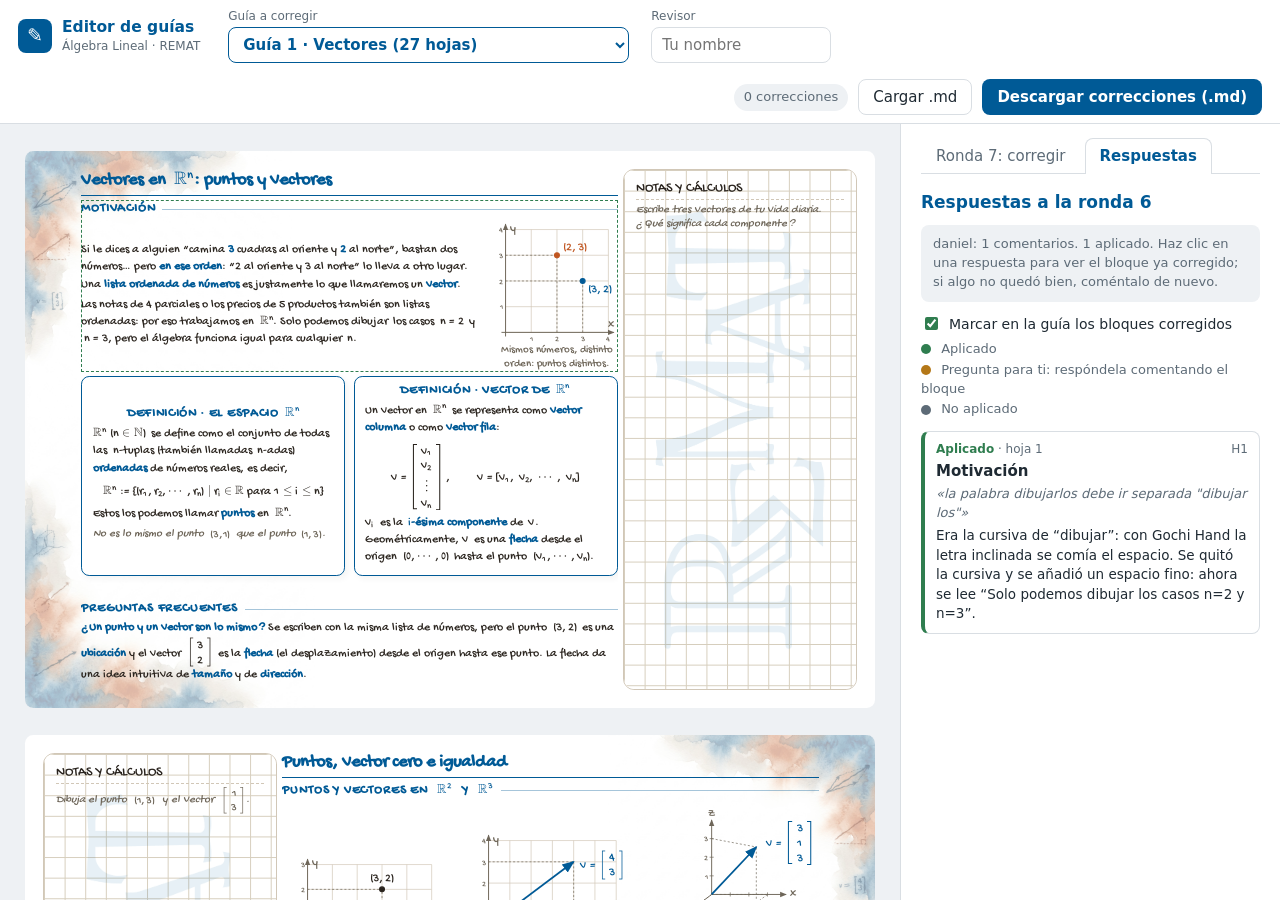
<file: index.html>
<!doctype html>
<html lang="es">
<head>
<meta charset="utf-8">
<meta name="viewport" content="width=device-width, initial-scale=1">
<title>Editor de guías · Revisión</title>
<meta name="description" content="Revisión de las guías de Álgebra Lineal (REMAT): marca un bloque, escribe la corrección y descarga el archivo .md.">
<link rel="icon" href="data:image/svg+xml,%3Csvg xmlns='http://www.w3.org/2000/svg' viewBox='0 0 32 32'%3E%3Crect width='32' height='32' rx='7' fill='%23005a96'/%3E%3Cpath d='M9 22l9-13 3 2-9 13-4 1z' fill='%23fff'/%3E%3C/svg%3E">
<link rel="stylesheet" href="estilos.css">
</head>
<body>
<header class="barra">
  <div class="marca">
    <span class="logo" aria-hidden="true">✎</span>
    <div><strong>Editor de guías</strong><small>Álgebra Lineal · REMAT</small></div>
  </div>

  <label class="campo campo-guia">
    <span>Guía a corregir</span>
    <select id="guia" aria-label="Guía a corregir" disabled><option>Cargando…</option></select>
  </label>

  <label class="campo">
    <span>Revisor</span>
    <input id="revisor" type="text" placeholder="Tu nombre" autocomplete="name" maxlength="80">
  </label>

  <div class="acciones">
    <span id="contador" class="contador" aria-live="polite">0 correcciones</span>
    <button id="btn-cargar" type="button" class="sec" title="Retomar una revisión desde un .md descargado antes">Cargar .md</button>
    <input id="archivo" type="file" accept=".md,text/markdown,text/plain" hidden>
    <button id="btn-descargar" type="button" class="pri">Descargar correcciones (.md)</button>
  </div>
</header>

<main class="trabajo">
  <section class="visor" aria-label="Guía">
    <div id="cargando" class="cargando">Cargando la guía…</div>
    <iframe id="marco" title="Guía seleccionada"></iframe>
  </section>

  <aside id="panel" class="panel" aria-label="Correcciones">
    <!-- Estado 1: nada seleccionado -->
    <div id="vista-inicio">
      <div class="pestanas" role="tablist">
        <button type="button" id="tab-mias" role="tab" aria-selected="true">Tus correcciones</button>
        <button type="button" id="tab-resp" role="tab" aria-selected="false" hidden>Respuestas</button>
      </div>

      <div id="panel-resp" role="tabpanel" hidden>
        <h2 id="resp-titulo">Respuestas a tu ronda anterior</h2>
        <p id="resp-resumen" class="nota"></p>
        <label class="interruptor"><input type="checkbox" id="ver-corregido" checked> Marcar en la guía los bloques corregidos</label>
        <ul class="leyenda">
          <li><span class="punto aplicado"></span> Aplicado</li>
          <li><span class="punto consulta"></span> Pregunta para ti: respóndela comentando el bloque</li>
          <li><span class="punto no_aplicado"></span> No aplicado</li>
        </ul>
        <ul id="lista-resp" class="lista"></ul>
        <p id="archivo-ronda" class="nota" hidden>Tus correcciones de la ronda anterior quedaron archivadas en este navegador.
          <button type="button" id="btn-archivo" class="enlace">Descargarlas (.md)</button></p>
      </div>

      <div id="panel-mias" role="tabpanel">
      <h2>Cómo corregir</h2>
      <ol class="pasos">
        <li>Elige la guía en el menú <b>Guía a corregir</b>.</li>
        <li>Haz clic sobre el bloque que quieres corregir: una definición, un ejemplo, una figura, un ejercicio o el título de la hoja.</li>
        <li>Elige qué hacer con él, escribe y pulsa <b>Guardar</b>.</li>
        <li>Al terminar (o cuando quieras pausar), pulsa <b>Descargar correcciones (.md)</b> y envía el archivo.</li>
      </ol>
      <p class="nota">Lo que escribes se guarda en este navegador. Si cambias de equipo o borras los datos del navegador, usa <b>Cargar .md</b> con el último archivo descargado para retomar.</p>
      <h3 id="titulo-lista">Tus correcciones de esta ronda</h3>
      <p id="lista-vacia" class="vacio">Todavía no hay correcciones.</p>
      <ul id="lista" class="lista"></ul>
      </div>
    </div>

    <!-- Estado 2: un bloque seleccionado -->
    <form id="vista-edicion" hidden autocomplete="off">
      <div class="cab-bloque">
        <button type="button" id="btn-volver" class="enlace">← Todas las correcciones</button>
        <p id="b-hoja" class="b-hoja"></p>
        <h2 id="b-titulo"></h2>
        <p class="b-meta"><span id="b-tipo" class="chip"></span> <code id="b-id"></code></p>
        <button type="button" id="btn-padre" class="enlace" hidden>↑ Seleccionar el bloque que lo contiene</button>
      </div>

      <details class="actual">
        <summary>Texto actual del bloque (LaTeX)</summary>
        <pre id="b-texto"></pre>
      </details>

      <fieldset class="tipo-accion">
        <legend>¿Qué hacer con este bloque?</legend>
        <label><input type="radio" name="accion" value="comentar" checked> Comentar</label>
        <label><input type="radio" name="accion" value="proponer"> Proponer texto</label>
        <label><input type="radio" name="accion" value="eliminar"> Eliminar</label>
        <label><input type="radio" name="accion" value="mover"> Mover</label>
        <label><input type="radio" name="accion" value="aprobar"> Aprobado</label>
      </fieldset>

      <div id="grupo-mover" class="grupo" hidden>
        <label class="fila-campos">Moverlo
          <select id="mover-donde"><option value="antes">antes de</option><option value="despues">después de</option></select>
        </label>
        <input id="mover-ref" type="text" placeholder="¿De qué bloque u hoja? Ej.: «la definición de norma», hoja 12">
      </div>

      <div id="grupo-propuesto" class="grupo" hidden>
        <label for="propuesto">Texto propuesto <small>(fórmulas entre $…$)</small></label>
        <textarea id="propuesto" rows="9" spellcheck="true"></textarea>
        <button type="button" id="btn-copiar-actual" class="enlace">Empezar desde el texto actual</button>
      </div>

      <div class="grupo">
        <label for="comentario" id="lbl-comentario">Comentario</label>
        <textarea id="comentario" rows="5" spellcheck="true" placeholder="¿Qué está mal o qué falta? (opcional si es «Aprobado»)"></textarea>
      </div>

      <p id="aviso-form" class="aviso" role="alert" hidden></p>
      <div class="botones">
        <button type="submit" class="pri">Guardar</button>
        <button type="button" id="btn-cancelar" class="sec">Cancelar</button>
        <button type="button" id="btn-borrar" class="peligro" hidden>Quitar corrección</button>
      </div>
      <p class="atajo">Ctrl + Enter guarda · Esc cancela</p>
    </form>
  </aside>
</main>

<div id="toast" class="toast" role="status" aria-live="polite" hidden></div>
<script src="app.js"></script>
</body>
</html>
</file>
<file: estilos.css>
:root {
  --azul: #005a96;
  --azul-claro: #e6f0f7;
  --tinta: #1f2a33;
  --gris: #5d6b77;
  --linea: #d9dee3;
  --fondo: #eef1f4;
  --papel: #ffffff;
  --ocre: #b47818;
  --rojo: #a63a3a;
  --verde: #2f7d4f;
  --morado: #6b4fa0;
  --panel: 380px;
  --barra: 64px;
}
* { box-sizing: border-box; }
html, body { height: 100%; }
body {
  margin: 0; background: var(--fondo); color: var(--tinta);
  font: 15px/1.45 system-ui, -apple-system, "Segoe UI", Roboto, Ubuntu, sans-serif;
  display: flex; flex-direction: column; overflow: hidden;
}
button, input, select, textarea { font: inherit; color: inherit; }

/* ---------- barra superior ---------- */
.barra {
  min-height: var(--barra); flex: 0 0 auto; display: flex; align-items: center; gap: 16px 22px; flex-wrap: wrap;
  padding: 8px 18px; background: var(--papel); border-bottom: 1px solid var(--linea);
}
.marca { display: flex; align-items: center; gap: 10px; margin-right: 6px; }
.marca .logo {
  width: 34px; height: 34px; border-radius: 8px; background: var(--azul); color: #fff;
  display: grid; place-items: center; font-size: 19px;
}
.marca strong { display: block; font-size: 15.5px; color: var(--azul); }
.marca small { display: block; font-size: 12px; color: var(--gris); }
.campo { display: flex; flex-direction: column; gap: 2px; font-size: 12px; color: var(--gris); }
.campo select, .campo input {
  font-size: 15px; color: var(--tinta); height: 36px; padding: 0 10px;
  border: 1px solid var(--linea); border-radius: 8px; background: var(--papel);
}
.campo-guia select { min-width: 230px; font-weight: 600; color: var(--azul); border-color: var(--azul); }
.campo input { width: 180px; }
.campo select:focus, .campo input:focus, textarea:focus, input[type=text]:focus {
  outline: 2px solid var(--azul); outline-offset: 1px;
}
.acciones { margin-left: auto; display: flex; align-items: center; gap: 10px; flex-wrap: wrap; }
.contador { font-size: 13px; color: var(--gris); background: var(--fondo); padding: 4px 10px; border-radius: 99px; }
.contador.pendiente { color: #7a4b00; background: #fff1d6; }

button { cursor: pointer; border-radius: 8px; height: 36px; padding: 0 14px; border: 1px solid transparent; }
button.pri { background: var(--azul); color: #fff; font-weight: 600; }
button.pri:hover { background: #004a7c; }
button.sec { background: var(--papel); border-color: var(--linea); }
button.sec:hover { border-color: var(--gris); }
button.peligro { background: var(--papel); border-color: #e2b9b9; color: var(--rojo); }
button.enlace { height: auto; padding: 0; background: none; color: var(--azul); text-decoration: underline; text-underline-offset: 2px; }
button:focus-visible { outline: 2px solid var(--azul); outline-offset: 2px; }

/* ---------- área de trabajo ---------- */
.trabajo { flex: 1 1 auto; display: flex; min-height: 0; }
.visor { flex: 1 1 auto; position: relative; min-width: 0; }
.visor iframe { width: 100%; height: 100%; border: 0; display: block; background: var(--fondo); }
.cargando {
  position: absolute; inset: 0; display: grid; place-items: center; color: var(--gris); background: var(--fondo); z-index: 1;
}
.cargando[hidden] { display: none; }

.panel {
  flex: 0 0 var(--panel); width: var(--panel); overflow-y: auto; background: var(--papel);
  border-left: 1px solid var(--linea); padding: 18px 20px 28px;
}
.panel h2 { font-size: 17px; margin: 0 0 10px; color: var(--azul); }
.panel h3 { font-size: 14px; margin: 22px 0 8px; text-transform: uppercase; letter-spacing: .5px; color: var(--gris); }
.pasos { padding-left: 20px; margin: 0 0 12px; }
.pasos li { margin-bottom: 6px; }
.nota { font-size: 13px; color: var(--gris); background: var(--fondo); border-radius: 8px; padding: 10px 12px; margin: 0; }
.vacio { color: var(--gris); font-size: 14px; }

.lista { list-style: none; margin: 0; padding: 0; display: flex; flex-direction: column; gap: 8px; }
.lista li button {
  width: 100%; height: auto; text-align: left; padding: 9px 11px; background: var(--papel);
  border: 1px solid var(--linea); border-left: 4px solid var(--c, var(--azul)); border-radius: 8px;
}
.lista li button:hover { background: var(--azul-claro); }
.lista .l-cab { display: flex; justify-content: space-between; gap: 8px; font-size: 12px; color: var(--gris); }
.lista .l-tit { display: block; font-weight: 600; margin: 2px 0; }
.lista .l-txt { display: block; font-size: 13px; color: var(--gris); overflow: hidden; text-overflow: ellipsis; white-space: nowrap; }
.lista .perdido { color: var(--rojo); }

.chip { display: inline-block; font-size: 12px; padding: 1px 8px; border-radius: 99px; background: var(--azul-claro); color: var(--azul); }
.cab-bloque { border-bottom: 1px solid var(--linea); padding-bottom: 12px; margin-bottom: 12px; }
.b-hoja { margin: 10px 0 2px; font-size: 13px; color: var(--gris); }
.cab-bloque h2 { margin: 0 0 6px; font-size: 17px; }
.b-meta { margin: 0 0 8px; display: flex; gap: 8px; align-items: center; flex-wrap: wrap; }
.b-meta code { font-size: 12px; color: var(--gris); }
.actual summary { cursor: pointer; font-size: 13px; color: var(--azul); }
.actual pre {
  white-space: pre-wrap; word-break: break-word; font-size: 12.5px; max-height: 220px; overflow: auto;
  background: var(--fondo); padding: 10px; border-radius: 8px; margin: 8px 0 0;
}
fieldset.tipo-accion { border: 0; padding: 0; margin: 14px 0 6px; display: flex; flex-wrap: wrap; gap: 6px; }
fieldset.tipo-accion legend { font-weight: 600; margin-bottom: 6px; padding: 0; }
fieldset.tipo-accion label {
  display: flex; align-items: center; gap: 6px; padding: 5px 10px; border: 1px solid var(--linea);
  border-radius: 99px; font-size: 14px; cursor: pointer;
}
fieldset.tipo-accion label:has(input:checked) { border-color: var(--azul); background: var(--azul-claro); color: var(--azul); }
fieldset.tipo-accion input { margin: 0; accent-color: var(--azul); }
.grupo { margin-top: 12px; display: flex; flex-direction: column; gap: 6px; }
.grupo[hidden] { display: none; }
.grupo label { font-weight: 600; font-size: 14px; }
.grupo small { font-weight: 400; color: var(--gris); }
.fila-campos { display: flex; align-items: center; gap: 8px; }
.fila-campos select, .grupo input[type=text] { height: 34px; border: 1px solid var(--linea); border-radius: 8px; padding: 0 8px; background: var(--papel); }
textarea {
  width: 100%; resize: vertical; border: 1px solid var(--linea); border-radius: 8px; padding: 8px 10px;
  font-family: ui-monospace, "Cascadia Mono", "DejaVu Sans Mono", monospace; font-size: 13.5px; line-height: 1.45;
}
#comentario { font-family: inherit; font-size: 14.5px; }
.botones { display: flex; gap: 8px; flex-wrap: wrap; margin-top: 16px; }
.aviso { color: var(--rojo); font-size: 13.5px; margin: 10px 0 0; }
.atajo { font-size: 12px; color: var(--gris); margin: 10px 0 0; }

.toast {
  position: fixed; left: 50%; bottom: 22px; transform: translateX(-50%); max-width: min(560px, calc(100vw - 32px));
  background: var(--tinta); color: #fff; padding: 10px 16px; border-radius: 10px; box-shadow: 0 6px 24px rgba(0,0,0,.2);
  font-size: 14px; z-index: 10;
}
.toast.malo { background: var(--rojo); }

/* ---------- rondas: pestañas y respuestas ---------- */
.pestanas { display: flex; gap: 4px; margin: -4px 0 16px; border-bottom: 1px solid var(--linea); }
.pestanas button { height: 36px; border-radius: 8px 8px 0 0; background: none; color: var(--gris); border: 1px solid transparent; border-bottom: 0; margin-bottom: -1px; }
.pestanas button[aria-selected="true"] { color: var(--azul); font-weight: 600; background: var(--papel); border-color: var(--linea); }
.pestanas button .n { display: inline-block; min-width: 20px; padding: 0 6px; margin-left: 4px; border-radius: 99px; background: var(--ocre); color: #fff; font-size: 12px; line-height: 18px; }
.interruptor { display: flex; align-items: center; gap: 8px; font-size: 14px; margin: 12px 0 6px; cursor: pointer; }
.interruptor input { accent-color: var(--verde); }
.leyenda { list-style: none; padding: 0; margin: 0 0 12px; font-size: 13px; color: var(--gris); display: flex; flex-direction: column; gap: 2px; }
.punto { display: inline-block; width: 10px; height: 10px; border-radius: 50%; margin-right: 6px; vertical-align: middle; }
.punto.aplicado { background: var(--verde); } .punto.consulta { background: var(--ocre); } .punto.no_aplicado { background: var(--gris); }
.lista .l-com { display: block; font-size: 13px; color: var(--gris); font-style: italic; margin: 3px 0; }
.lista .l-resp { display: block; font-size: 13.5px; color: var(--tinta); }
.lista .estado { font-weight: 600; }
.lista .estado.aplicado { color: var(--verde); } .lista .estado.consulta { color: #8a5a00; } .lista .estado.no_aplicado { color: var(--gris); }

/* ---------- pantallas angostas: el panel pasa abajo ---------- */
@media (max-width: 900px) {
  body { overflow: auto; }
  .barra { gap: 10px 14px; }
  .acciones { margin-left: 0; width: 100%; }
  .campo-guia select { min-width: 0; width: 100%; }
  .campo-guia { flex: 1 1 200px; }
  .campo input { width: 100%; }
  .trabajo { flex-direction: column; }
  .visor { height: 60vh; flex: 0 0 auto; }
  .panel { width: 100%; flex: 0 0 auto; border-left: 0; border-top: 1px solid var(--linea); padding: 16px; }
}
</file>
